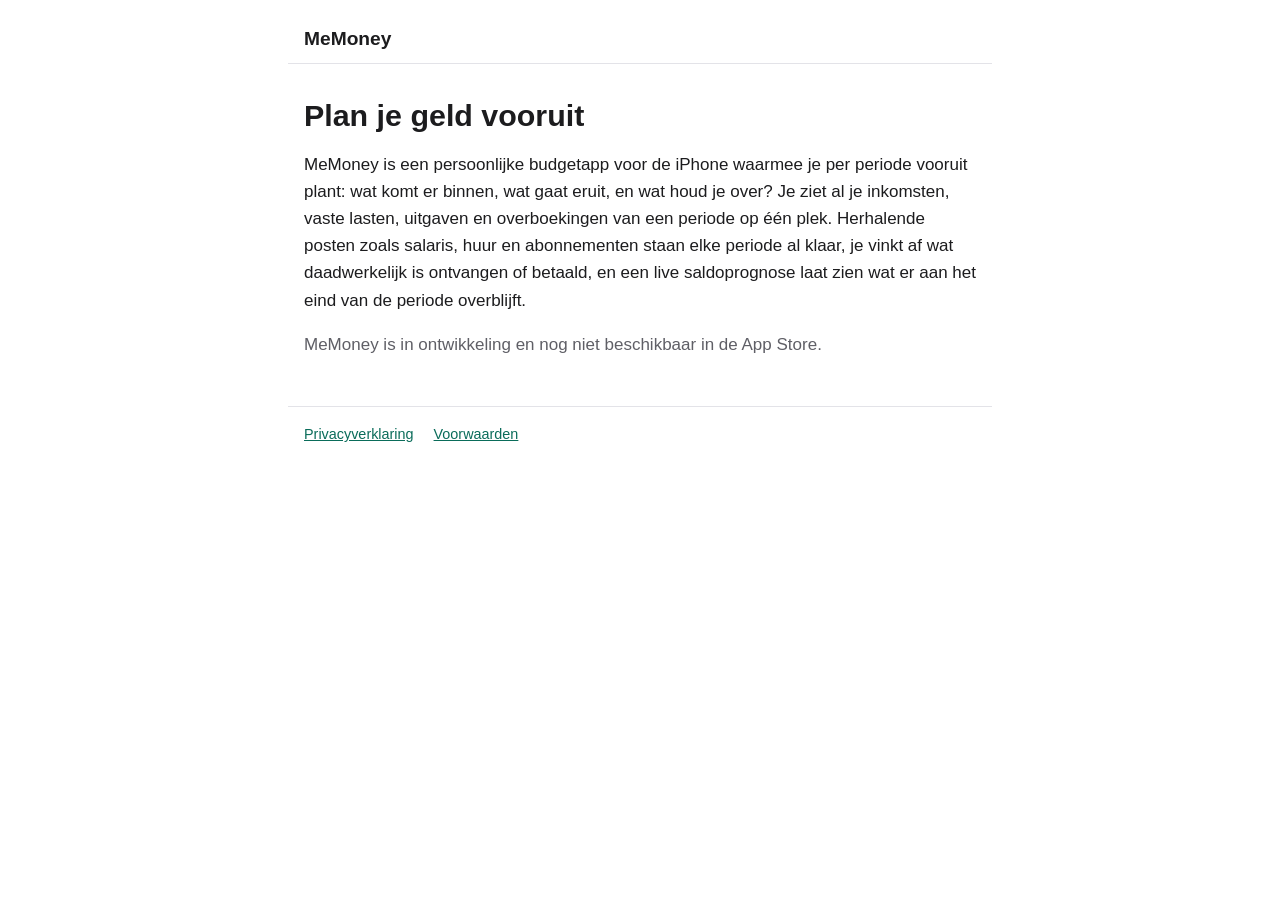
<file: index.html>
<!doctype html>
<html lang="nl">
<head>
  <meta charset="utf-8">
  <meta name="viewport" content="width=device-width, initial-scale=1">
  <title>MeMoney</title>
  <meta name="description" content="MeMoney: plan je geld per periode vooruit, vink af wat is ontvangen of betaald en zie wat je overhoudt.">
  <link rel="stylesheet" href="style.css">
</head>
<body>
  <header>
    <a class="brand" href="./">MeMoney</a>
  </header>

  <main>
    <h1>Plan je geld vooruit</h1>
    <p>
      MeMoney is een persoonlijke budgetapp voor de iPhone waarmee je per periode vooruit plant:
      wat komt er binnen, wat gaat eruit, en wat houd je over? Je ziet al je inkomsten, vaste lasten,
      uitgaven en overboekingen van een periode op één plek. Herhalende posten zoals salaris, huur en
      abonnementen staan elke periode al klaar, je vinkt af wat daadwerkelijk is ontvangen of betaald,
      en een live saldoprognose laat zien wat er aan het eind van de periode overblijft.
    </p>
    <p class="meta">MeMoney is in ontwikkeling en nog niet beschikbaar in de App Store.</p>
  </main>

  <footer>
    <nav>
      <a href="privacy/">Privacyverklaring</a>
      <a href="voorwaarden/">Voorwaarden</a>
    </nav>
  </footer>
</body>
</html>
</file>
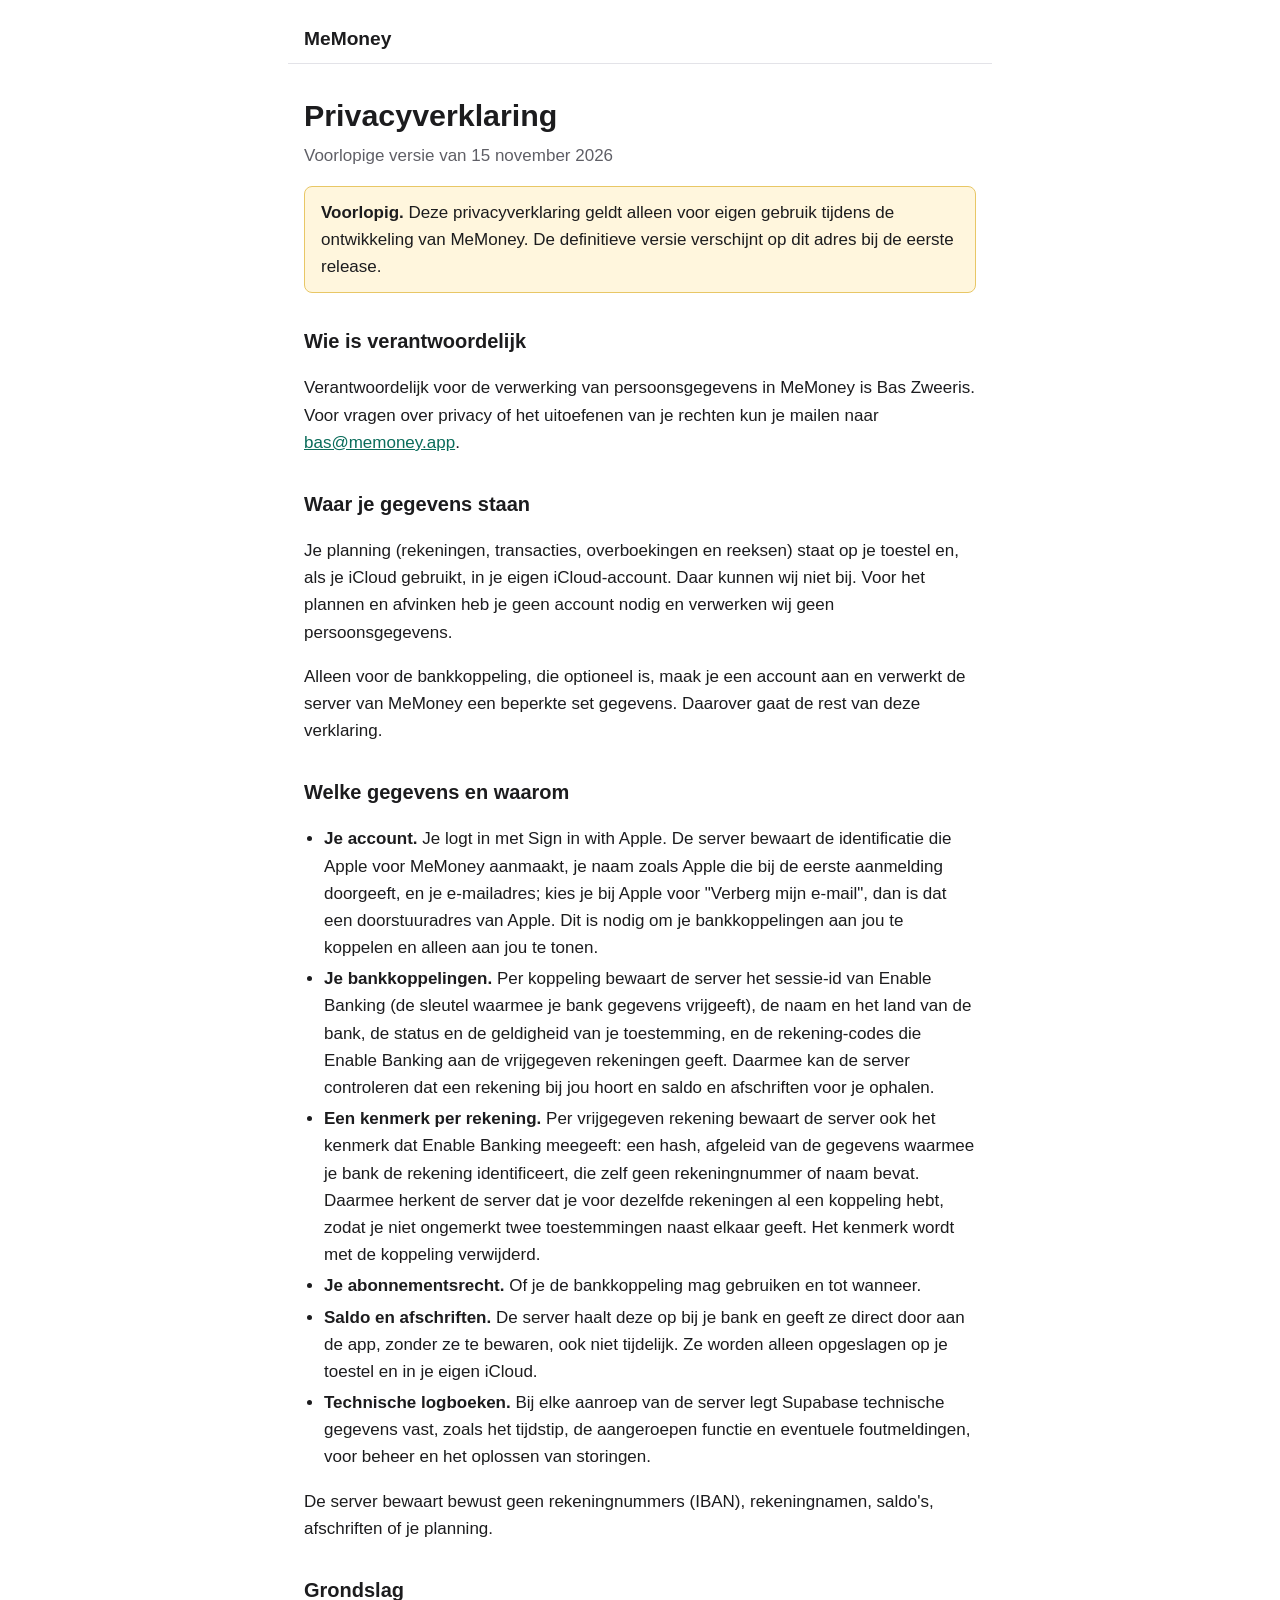
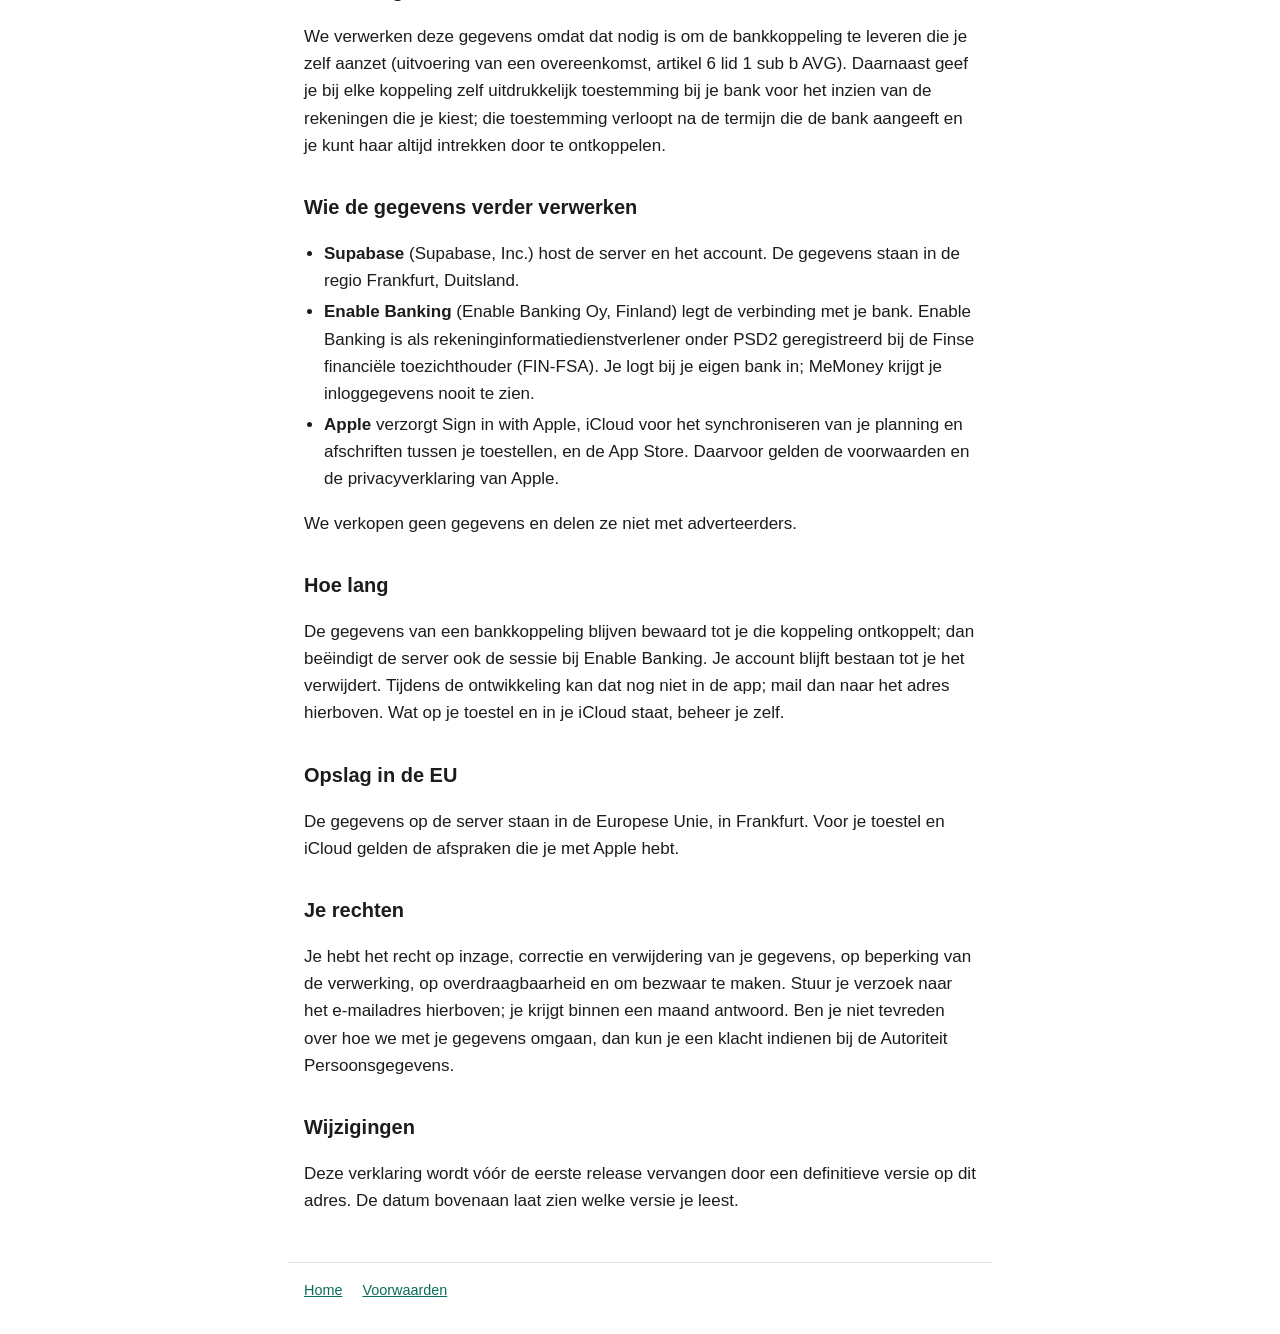
<file: privacy/index.html>
<!doctype html>
<html lang="nl">
<head>
  <meta charset="utf-8">
  <meta name="viewport" content="width=device-width, initial-scale=1">
  <title>Privacyverklaring – MeMoney</title>
  <meta name="description" content="Voorlopige privacyverklaring van MeMoney en de bankkoppeling.">
  <link rel="stylesheet" href="../style.css">
</head>
<body>
  <header>
    <a class="brand" href="../">MeMoney</a>
  </header>

  <main>
    <h1>Privacyverklaring</h1>
    <p class="meta">Voorlopige versie van 15 november 2026</p>

    <div class="notice">
      <strong>Voorlopig.</strong> Deze privacyverklaring geldt alleen voor eigen gebruik tijdens de ontwikkeling
      van MeMoney. De definitieve versie verschijnt op dit adres bij de eerste release.
    </div>

    <h2>Wie is verantwoordelijk</h2>
    <p>
      Verantwoordelijk voor de verwerking van persoonsgegevens in MeMoney is Bas Zweeris.
      Voor vragen over privacy of het uitoefenen van je rechten kun je mailen naar
      <a href="mailto:bas@memoney.app">bas@memoney.app</a>.
    </p>

    <h2>Waar je gegevens staan</h2>
    <p>
      Je planning (rekeningen, transacties, overboekingen en reeksen) staat op je toestel en, als je
      iCloud gebruikt, in je eigen iCloud-account. Daar kunnen wij niet bij. Voor het plannen en afvinken
      heb je geen account nodig en verwerken wij geen persoonsgegevens.
    </p>
    <p>
      Alleen voor de bankkoppeling, die optioneel is, maak je een account aan en verwerkt de server van
      MeMoney een beperkte set gegevens. Daarover gaat de rest van deze verklaring.
    </p>

    <h2>Welke gegevens en waarom</h2>
    <ul>
      <li>
        <strong>Je account.</strong> Je logt in met Sign in with Apple. De server bewaart de identificatie
        die Apple voor MeMoney aanmaakt, je naam zoals Apple die bij de eerste aanmelding doorgeeft, en je
        e-mailadres; kies je bij Apple voor "Verberg mijn e-mail", dan is dat een doorstuuradres van Apple.
        Dit is nodig om je bankkoppelingen aan jou te koppelen en alleen aan jou te tonen.
      </li>
      <li>
        <strong>Je bankkoppelingen.</strong> Per koppeling bewaart de server het sessie-id van Enable Banking
        (de sleutel waarmee je bank gegevens vrijgeeft), de naam en het land van de bank, de status en de
        geldigheid van je toestemming, en de rekening-codes die Enable Banking aan de vrijgegeven rekeningen
        geeft. Daarmee kan de server controleren dat een rekening bij jou hoort en saldo en afschriften voor
        je ophalen.
      </li>
      <li>
        <strong>Een kenmerk per rekening.</strong> Per vrijgegeven rekening bewaart de server ook het kenmerk
        dat Enable Banking meegeeft: een hash, afgeleid van de gegevens waarmee je bank de rekening
        identificeert, die zelf geen rekeningnummer of naam bevat. Daarmee herkent de server dat je voor
        dezelfde rekeningen al een koppeling hebt, zodat je niet ongemerkt twee toestemmingen naast elkaar
        geeft. Het kenmerk wordt met de koppeling verwijderd.
      </li>
      <li>
        <strong>Je abonnementsrecht.</strong> Of je de bankkoppeling mag gebruiken en tot wanneer.
      </li>
      <li>
        <strong>Saldo en afschriften.</strong> De server haalt deze op bij je bank en geeft ze direct door
        aan de app, zonder ze te bewaren, ook niet tijdelijk. Ze worden alleen opgeslagen op je toestel en in
        je eigen iCloud.
      </li>
      <li>
        <strong>Technische logboeken.</strong> Bij elke aanroep van de server legt Supabase technische
        gegevens vast, zoals het tijdstip, de aangeroepen functie en eventuele foutmeldingen, voor beheer en
        het oplossen van storingen.
      </li>
    </ul>
    <p>
      De server bewaart bewust geen rekeningnummers (IBAN), rekeningnamen, saldo's, afschriften of je
      planning.
    </p>

    <h2>Grondslag</h2>
    <p>
      We verwerken deze gegevens omdat dat nodig is om de bankkoppeling te leveren die je zelf aanzet
      (uitvoering van een overeenkomst, artikel 6 lid 1 sub b AVG). Daarnaast geef je bij elke koppeling
      zelf uitdrukkelijk toestemming bij je bank voor het inzien van de rekeningen die je kiest; die
      toestemming verloopt na de termijn die de bank aangeeft en je kunt haar altijd intrekken door te
      ontkoppelen.
    </p>

    <h2>Wie de gegevens verder verwerken</h2>
    <ul>
      <li>
        <strong>Supabase</strong> (Supabase, Inc.) host de server en het account. De gegevens staan in
        de regio Frankfurt, Duitsland.
      </li>
      <li>
        <strong>Enable Banking</strong> (Enable Banking Oy, Finland) legt de verbinding met je bank. Enable
        Banking is als rekeninginformatiedienstverlener onder PSD2 geregistreerd bij de Finse
        financiële toezichthouder (FIN-FSA). Je logt bij je eigen bank in; MeMoney krijgt je
        inloggegevens nooit te zien.
      </li>
      <li>
        <strong>Apple</strong> verzorgt Sign in with Apple, iCloud voor het synchroniseren van je planning
        en afschriften tussen je toestellen, en de App Store. Daarvoor gelden de voorwaarden en de
        privacyverklaring van Apple.
      </li>
    </ul>
    <p>We verkopen geen gegevens en delen ze niet met adverteerders.</p>

    <h2>Hoe lang</h2>
    <p>
      De gegevens van een bankkoppeling blijven bewaard tot je die koppeling ontkoppelt; dan beëindigt de
      server ook de sessie bij Enable Banking. Je account blijft bestaan tot je het verwijdert. Tijdens de
      ontwikkeling kan dat nog niet in de app; mail dan naar het adres hierboven.
      Wat op je toestel en in je iCloud staat, beheer je zelf.
    </p>

    <h2>Opslag in de EU</h2>
    <p>
      De gegevens op de server staan in de Europese Unie, in Frankfurt. Voor je toestel en iCloud gelden
      de afspraken die je met Apple hebt.
    </p>

    <h2>Je rechten</h2>
    <p>
      Je hebt het recht op inzage, correctie en verwijdering van je gegevens, op beperking van de
      verwerking, op overdraagbaarheid en om bezwaar te maken. Stuur je verzoek naar het e-mailadres
      hierboven; je krijgt binnen een maand antwoord. Ben je niet tevreden over hoe we met je gegevens
      omgaan, dan kun je een klacht indienen bij de Autoriteit Persoonsgegevens.
    </p>

    <h2>Wijzigingen</h2>
    <p>
      Deze verklaring wordt vóór de eerste release vervangen door een definitieve versie op dit adres.
      De datum bovenaan laat zien welke versie je leest.
    </p>
  </main>

  <footer>
    <nav>
      <a href="../">Home</a>
      <a href="../voorwaarden/">Voorwaarden</a>
    </nav>
  </footer>
</body>
</html>
</file>
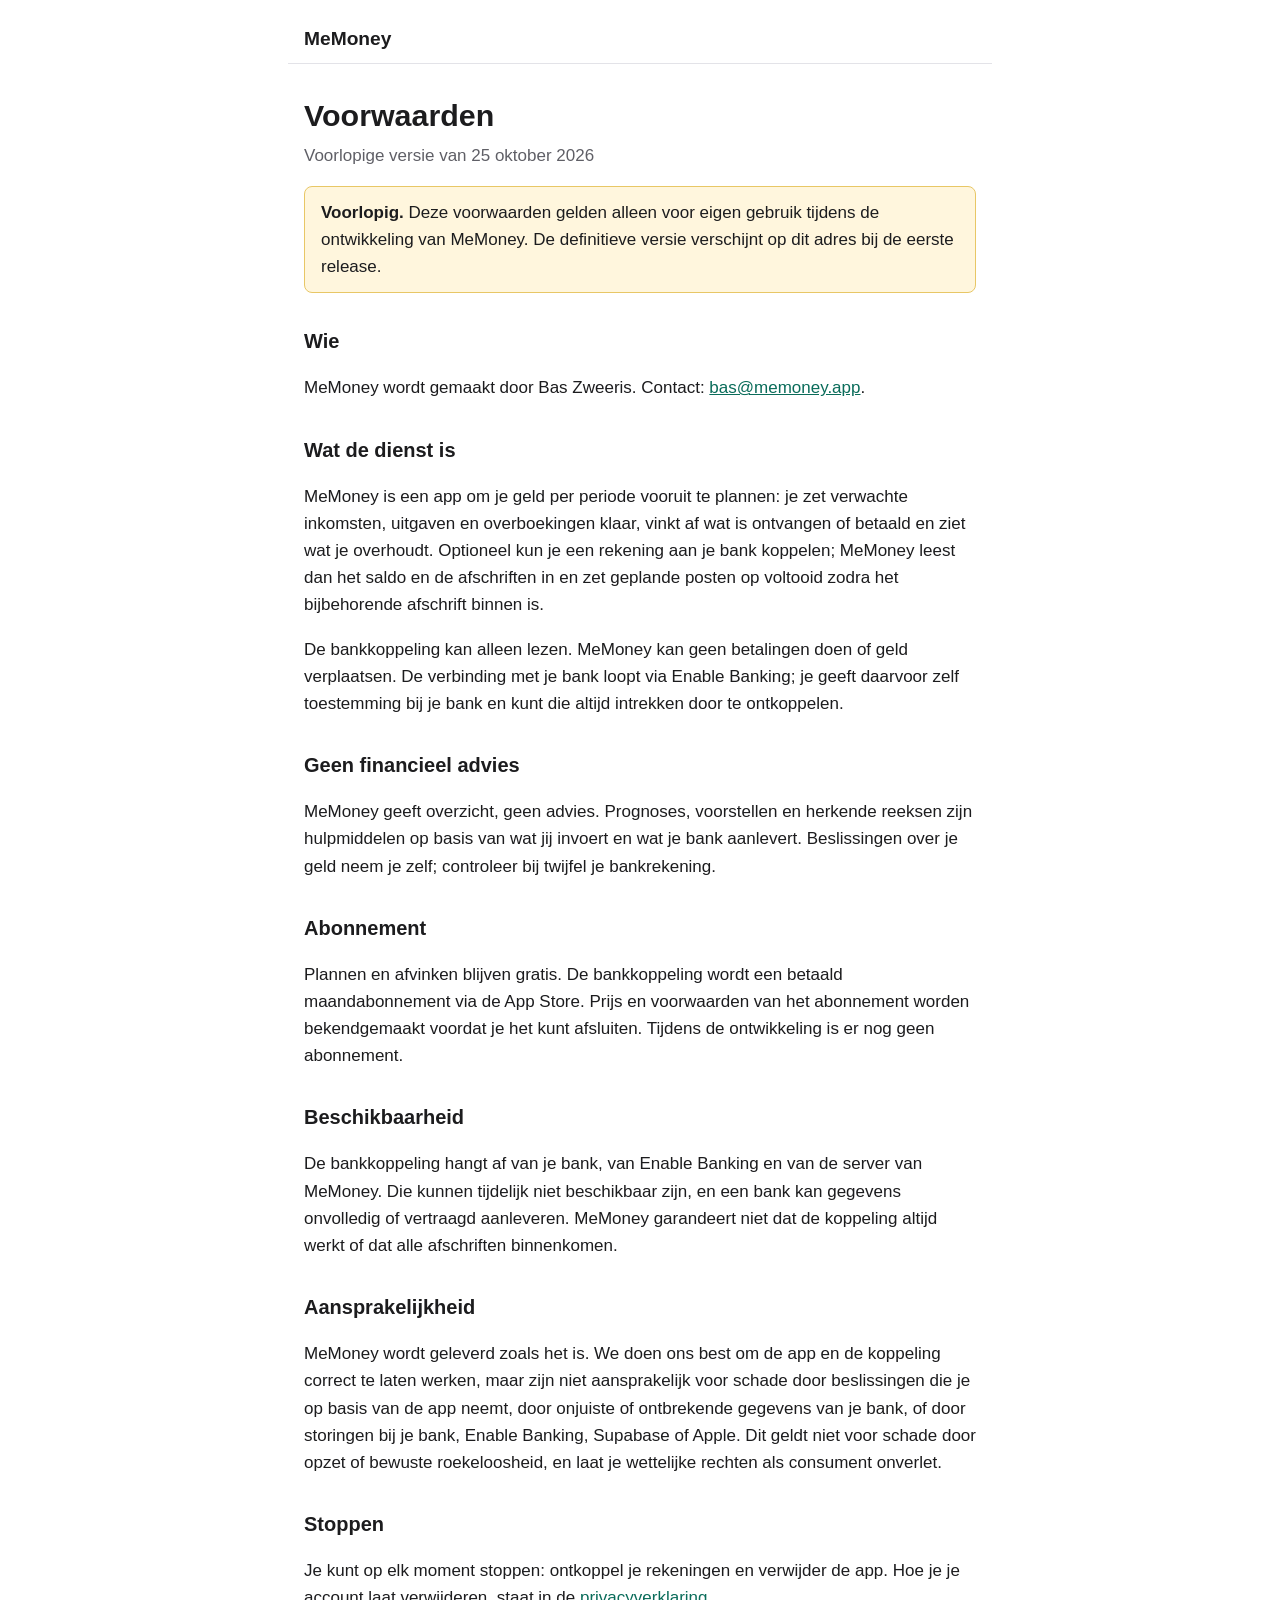
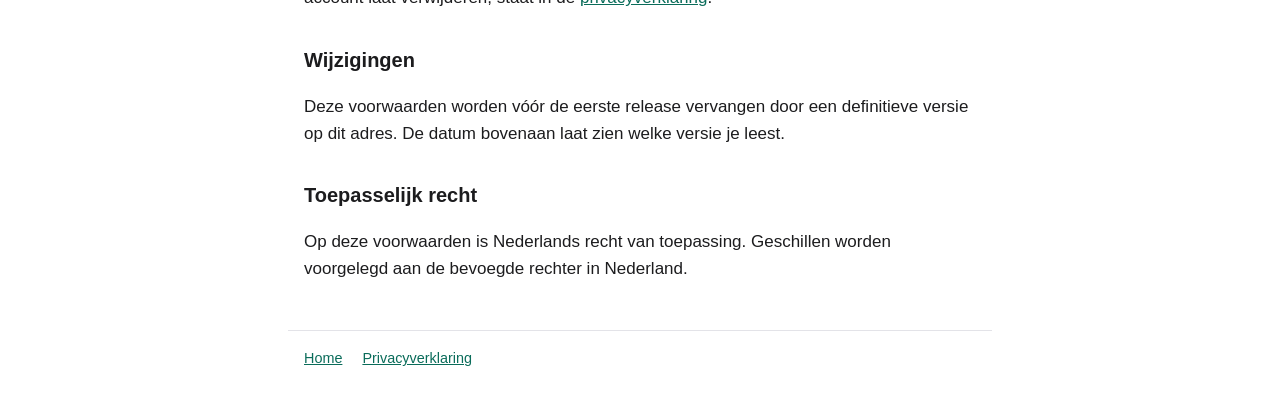
<file: voorwaarden/index.html>
<!doctype html>
<html lang="nl">
<head>
  <meta charset="utf-8">
  <meta name="viewport" content="width=device-width, initial-scale=1">
  <title>Voorwaarden – MeMoney</title>
  <meta name="description" content="Voorlopige gebruiksvoorwaarden van MeMoney en de bankkoppeling.">
  <link rel="stylesheet" href="../style.css">
</head>
<body>
  <header>
    <a class="brand" href="../">MeMoney</a>
  </header>

  <main>
    <h1>Voorwaarden</h1>
    <p class="meta">Voorlopige versie van 25 oktober 2026</p>

    <div class="notice">
      <strong>Voorlopig.</strong> Deze voorwaarden gelden alleen voor eigen gebruik tijdens de ontwikkeling
      van MeMoney. De definitieve versie verschijnt op dit adres bij de eerste release.
    </div>

    <h2>Wie</h2>
    <p>
      MeMoney wordt gemaakt door Bas Zweeris.
      Contact: <a href="mailto:bas@memoney.app">bas@memoney.app</a>.
    </p>

    <h2>Wat de dienst is</h2>
    <p>
      MeMoney is een app om je geld per periode vooruit te plannen: je zet verwachte inkomsten, uitgaven en
      overboekingen klaar, vinkt af wat is ontvangen of betaald en ziet wat je overhoudt. Optioneel kun je
      een rekening aan je bank koppelen; MeMoney leest dan het saldo en de afschriften in en zet geplande
      posten op voltooid zodra het bijbehorende afschrift binnen is.
    </p>
    <p>
      De bankkoppeling kan alleen lezen. MeMoney kan geen betalingen doen of geld verplaatsen. De
      verbinding met je bank loopt via Enable Banking; je geeft daarvoor zelf toestemming bij je bank en
      kunt die altijd intrekken door te ontkoppelen.
    </p>

    <h2>Geen financieel advies</h2>
    <p>
      MeMoney geeft overzicht, geen advies. Prognoses, voorstellen en herkende reeksen zijn hulpmiddelen
      op basis van wat jij invoert en wat je bank aanlevert. Beslissingen over je geld neem je zelf; controleer
      bij twijfel je bankrekening.
    </p>

    <h2>Abonnement</h2>
    <p>
      Plannen en afvinken blijven gratis. De bankkoppeling wordt een betaald maandabonnement via de App Store.
      Prijs en voorwaarden van het abonnement worden bekendgemaakt voordat je het kunt afsluiten. Tijdens de
      ontwikkeling is er nog geen abonnement.
    </p>

    <h2>Beschikbaarheid</h2>
    <p>
      De bankkoppeling hangt af van je bank, van Enable Banking en van de server van MeMoney. Die kunnen
      tijdelijk niet beschikbaar zijn, en een bank kan gegevens onvolledig of vertraagd aanleveren.
      MeMoney garandeert niet dat de koppeling altijd werkt of dat alle afschriften binnenkomen.
    </p>

    <h2>Aansprakelijkheid</h2>
    <p>
      MeMoney wordt geleverd zoals het is. We doen ons best om de app en de koppeling correct te laten
      werken, maar zijn niet aansprakelijk voor schade door beslissingen die je op basis van de app neemt,
      door onjuiste of ontbrekende gegevens van je bank, of door storingen bij je bank, Enable Banking,
      Supabase of Apple. Dit geldt niet voor schade door opzet of bewuste roekeloosheid, en laat je
      wettelijke rechten als consument onverlet.
    </p>

    <h2>Stoppen</h2>
    <p>
      Je kunt op elk moment stoppen: ontkoppel je rekeningen en verwijder de app. Hoe je je account laat
      verwijderen, staat in de <a href="../privacy/">privacyverklaring</a>.
    </p>

    <h2>Wijzigingen</h2>
    <p>
      Deze voorwaarden worden vóór de eerste release vervangen door een definitieve versie op dit adres.
      De datum bovenaan laat zien welke versie je leest.
    </p>

    <h2>Toepasselijk recht</h2>
    <p>
      Op deze voorwaarden is Nederlands recht van toepassing. Geschillen worden voorgelegd aan de bevoegde
      rechter in Nederland.
    </p>
  </main>

  <footer>
    <nav>
      <a href="../">Home</a>
      <a href="../privacy/">Privacyverklaring</a>
    </nav>
  </footer>
</body>
</html>
</file>
<file: style.css>
:root {
  --bg: #ffffff;
  --text: #1c1c1e;
  --muted: #5f5f66;
  --accent: #0a6c5a;
  --border: #e3e3e8;
  --notice-bg: #fff6dd;
  --notice-border: #e8c766;
}

@media (prefers-color-scheme: dark) {
  :root {
    --bg: #121214;
    --text: #ececf0;
    --muted: #a3a3ab;
    --accent: #5cc8b0;
    --border: #2c2c31;
    --notice-bg: #3a3020;
    --notice-border: #8a7230;
  }
}

* {
  box-sizing: border-box;
}

body {
  margin: 0;
  background: var(--bg);
  color: var(--text);
  font-family: -apple-system, BlinkMacSystemFont, "Segoe UI", Roboto, Helvetica, Arial, sans-serif;
  font-size: 17px;
  line-height: 1.6;
}

main,
header,
footer {
  max-width: 44rem;
  margin: 0 auto;
  padding: 0 16px;
}

header {
  padding-top: 24px;
  padding-bottom: 8px;
  border-bottom: 1px solid var(--border);
}

header a.brand {
  color: var(--text);
  font-weight: 700;
  font-size: 1.2rem;
  text-decoration: none;
}

footer {
  margin-top: 48px;
  padding-top: 16px;
  padding-bottom: 32px;
  border-top: 1px solid var(--border);
  color: var(--muted);
  font-size: 0.9rem;
}

nav a {
  margin-right: 16px;
}

a {
  color: var(--accent);
}

h1 {
  font-size: 1.9rem;
  line-height: 1.25;
  margin: 32px 0 8px;
}

h2 {
  font-size: 1.25rem;
  margin: 32px 0 8px;
}

.meta {
  color: var(--muted);
  margin-top: 0;
}

.notice {
  background: var(--notice-bg);
  border: 1px solid var(--notice-border);
  border-radius: 8px;
  padding: 12px 16px;
  margin: 16px 0 24px;
}

ul {
  padding-left: 1.25rem;
}

li {
  margin-bottom: 4px;
}
</file>
